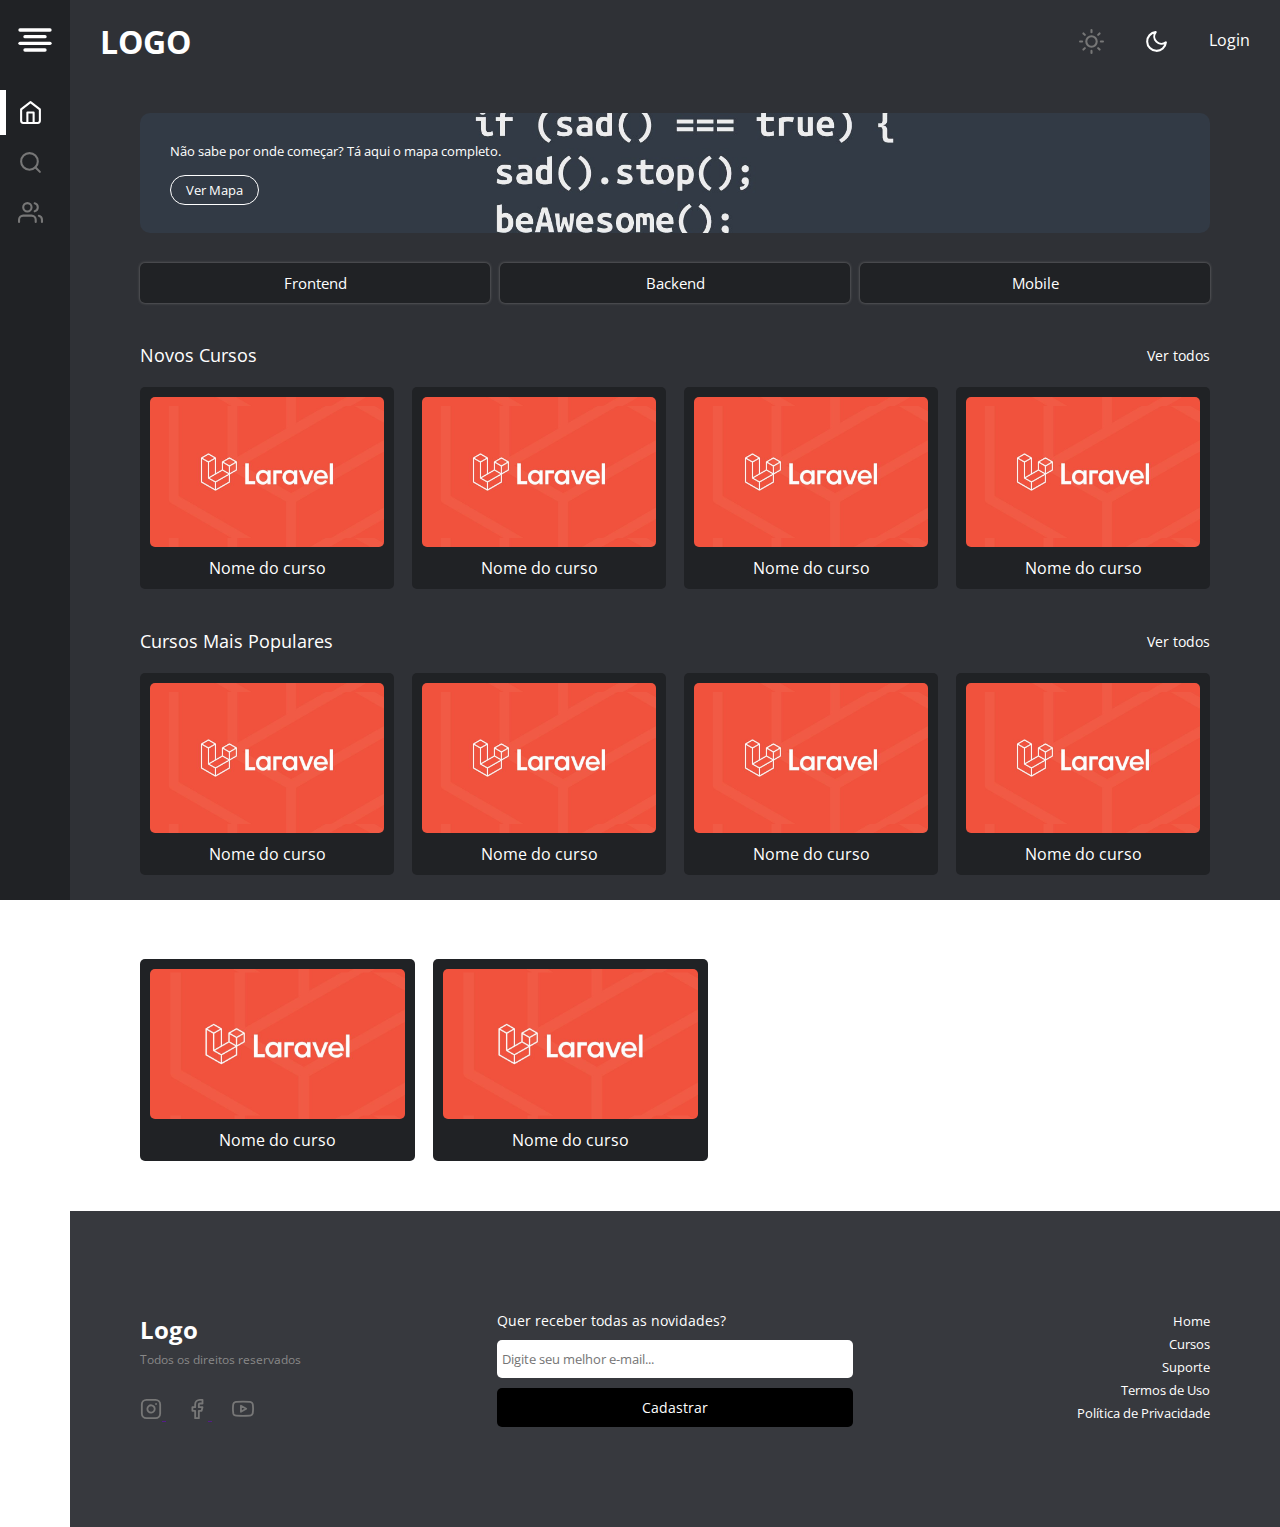
<file: index.html>
<html lang="PT-BR">
<head>
    <meta charset="UTF-8">
    <meta name="viewport" content="width=device-width, initial-scale=1.0">    
    <title>Portal</title>
    <link rel="stylesheet" href="assets/css/style.css">
    <link href="https://fonts.googleapis.com/css?family=Open+Sans:400,600,700,800&display=swap" rel="stylesheet">
</head>
<body>
    <aside>
        <div class="aside-buttom">
            <svg class="icons">
                <use xlink:href="assets/images/icons/feather-sprite.svg#align-center"/>
            </svg>
        </div>
        <div class="menu">
            <nav>
                <ul>
                    <li class="active"><a href="index.html">
                        <svg class="icons">
                            <use xlink:href="assets/images/icons/feather-sprite.svg#home"/>
                        </svg>
                        Home</a>
                    </li>
                    <li><a href="">
                        <svg class="icons">
                            <use xlink:href="assets/images/icons/feather-sprite.svg#search"/>
                        </svg>
                        Explorar</a>
                    </li>
                    <li><a href="">
                        <svg class="icons">
                            <use xlink:href="assets/images/icons/feather-sprite.svg#users"/>
                        </svg>
                        Suporte</a>
                    </li>
                </ul>
            </nav>
        </div>
    </aside>
    <section class="conteudo">
        <header>
            <div class="logo">
                <h1>LOGO</h1>
            </div>
            <div class="options">
                <div class="option-light">
                    <svg class="icons size">
                        <use xlink:href="assets/images/icons/feather-sprite.svg#sun"/>
                    </svg>
                </div>
                <div class="option-dark selected">
                    <svg class="icons size">
                        <use xlink:href="assets/images/icons/feather-sprite.svg#moon"/>
                    </svg>
                </div>
                <div class="option-button"><a href="assets/html/login.html">Login</a></div>
            </div>
        </header>
        <main>
            <section class="container">
                <section>
                    <div class="section-map">
                        <div class="section-map--info">
                            <p>Não sabe por onde começar? Tá aqui o mapa completo.</p>
                            <button>Ver Mapa</button>
                        </div>
                    </div>
                </section>
                <section>
                    <div class="section-categories">
                        <div>Frontend</div>
                        <div>Backend</div>
                        <div>Mobile</div>
                    </div>
                </section>
                <section>
                    <div class="section-course">
                        <div class="section-course--title">
                            <h2>Novos Cursos</h2>
                            <a href="">Ver todos</a>
                        </div>
                        <div class="section-course-area">
                            <div class="section-course--cursos">
                                <div class="section-course--thumb"></div>
                                <p>Nome do curso</p>
                            </div>
                            <div class="section-course--cursos">
                                <div class="section-course--thumb"></div>
                                <p>Nome do curso</p>
                            </div>
                            <div class="section-course--cursos">
                                <div class="section-course--thumb"></div>
                                <p>Nome do curso</p>
                            </div>
                            <div class="section-course--cursos">
                                <div class="section-course--thumb"></div>
                                <p>Nome do curso</p>
                            </div>
                        </div>
                    </div>
                </section>
                <section>
                    <div class="section-course">
                        <div class="section-course--title">
                            <h2>Cursos Mais Populares</h2>
                            <a href="">Ver todos</a>
                        </div>
                        <div class="section-course-area">
                            <div class="section-course--cursos">
                                <div class="section-course--thumb"></div>
                                <p>Nome do curso</p>
                            </div>
                            <div class="section-course--cursos">
                                <div class="section-course--thumb"></div>
                                <p>Nome do curso</p>
                            </div>
                            <div class="section-course--cursos">
                                <div class="section-course--thumb"></div>
                                <p>Nome do curso</p>
                            </div>
                            <div class="section-course--cursos">
                                <div class="section-course--thumb"></div>
                                <p>Nome do curso</p>
                            </div>
                        </div>
                    </div>
                </section>
                <section>
                    <div class="section-course">
                        <div class="section-course--title">
                            <h2>Cursos Grátis</h2>
                            <a href="">Ver todos</a>
                        </div>
                        <div class="section-course-area">
                            <div class="section-course--cursos ">
                                <div class="section-course--thumb"></div>
                                <p>Nome do curso</p>
                            </div>
                            <div class="section-course--cursos">
                                <div class="section-course--thumb"></div>
                                <p>Nome do curso</p>
                            </div>
                        </div>
                    </div>
                </section>
            </section>
        </main>
        <footer>
            <div class="container">
                <div class="section-footer">
                    <div class="section-footer--social">
                        <h2>Logo</h2>
                        <p>Todos os direitos reservados</p>
                        <div class="section-footer--social-icons">
                            <a href="">
                                <svg class="icons size">
                                    <use xlink:href="assets/images/icons/feather-sprite.svg#instagram"/>
                                </svg>
                            </a>
                            <a href="">
                                <svg class="icons size">
                                    <use xlink:href="assets/images/icons/feather-sprite.svg#facebook"/>
                                </svg>
                            </a>
                            <a href="">
                                <svg class="icons size">
                                    <use xlink:href="assets/images/icons/feather-sprite.svg#youtube"/>
                                </svg>
                            </a>
                        </div>
                    </div>
                    <div class="section-footer--register">
                        <p>Quer receber todas as novidades?</p>
                        <input type="text" placeholder="Digite seu melhor e-mail...">
                        <button>Cadastrar</button>
                    </div>
                    <div class="section-footer--menu">
                        <ul>
                            <li><a href="">Home</a></li>
                            <li><a href="">Cursos</a></li>
                            <li><a href="">Suporte</a></li>
                            <li><a href="">Termos de Uso</a></li>
                            <li><a href="">Política de Privacidade</a></li>
                        </ul>
                    </div>
                </div>
            </div>
        </footer>
    </section>
    <script src="assets/js/script.js"></script>
</body>
</html
</file>
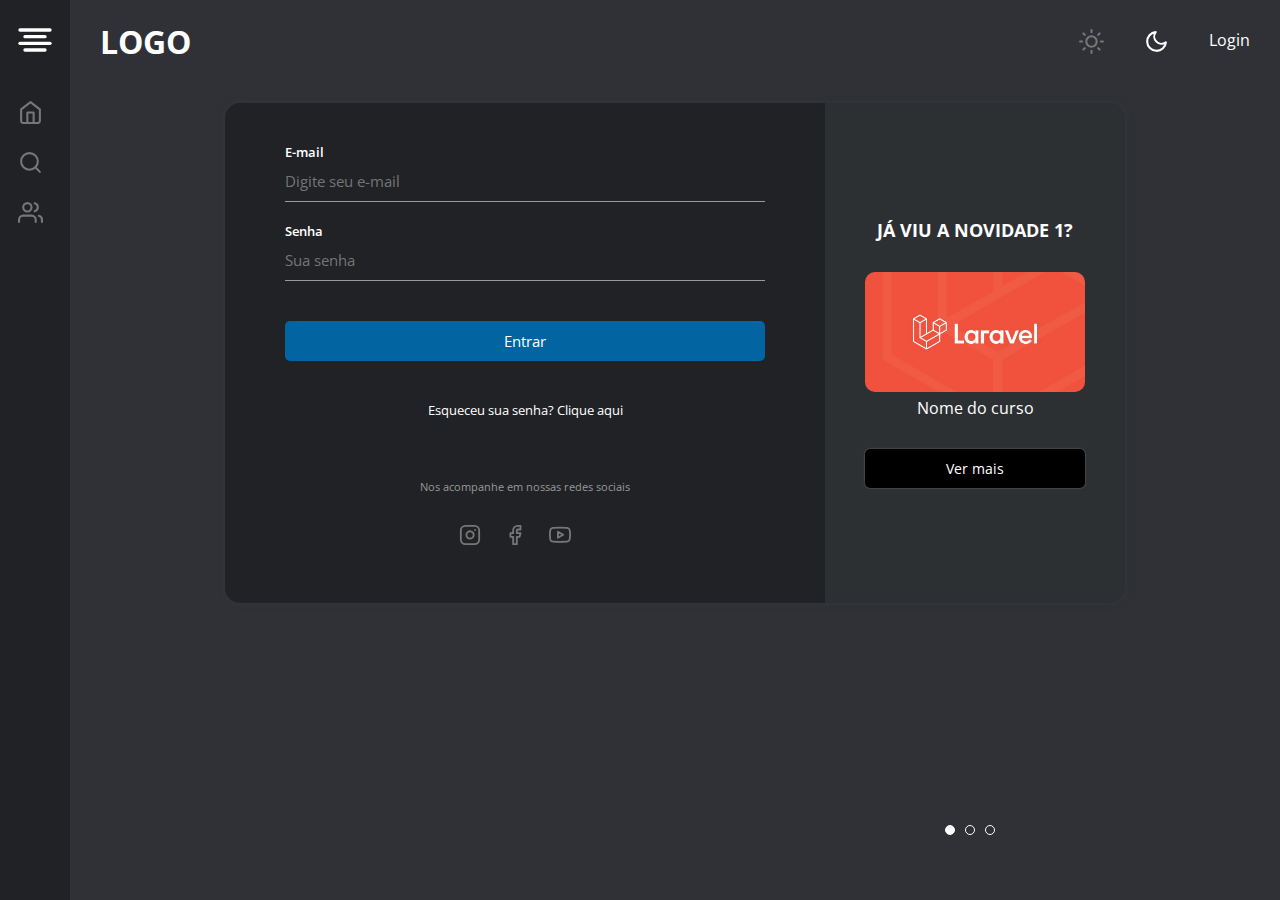
<file: assests/html/login.html>
<html lang="PT-BR">
<head>
    <meta charset="UTF-8">
    <meta name="viewport" content="width=device-width, initial-scale=1.0">    
    <title>Portal</title>
    <link rel="stylesheet" href="../css/style.css">
    <link href="https://fonts.googleapis.com/css?family=Open+Sans:400,600,700,800&display=swap" rel="stylesheet">
</head>
<body>
    <aside>
        <div class="aside-buttom">
            <svg class="icons">
                <use xlink:href="../images/icons/feather-sprite.svg#align-center"/>
            </svg>
        </div>
        <div class="menu">
            <nav>
                <ul>
                    <li><a href="../../index.html">
                        <svg class="icons">
                            <use xlink:href="../images/icons/feather-sprite.svg#home"/>
                        </svg>
                        Home</a>
                    </li>
                    <li><a href="">
                        <svg class="icons">
                            <use xlink:href="../images/icons/feather-sprite.svg#search"/>
                        </svg>
                        Explorar</a>
                    </li>
                    <li><a href="">
                        <svg class="icons">
                            <use xlink:href="../images/icons/feather-sprite.svg#users"/>
                        </svg>
                        Suporte</a>
                    </li>
                </ul>
            </nav>
        </div>
    </aside>
    <section class="conteudo">
        <header>
            <div class="logo">
                <h1>LOGO</h1>
            </div>
            <div class="options">
                <div class="option-light">
                    <svg class="icons size">
                        <use xlink:href="../images/icons/feather-sprite.svg#sun"/>
                    </svg>
                </div>
                <div class="option-dark selected">
                    <svg class="icons size">
                        <use xlink:href="../images/icons/feather-sprite.svg#moon"/>
                    </svg>
                </div>
                <div class="option-button">Login</div>
            </div>
        </header>
        <main>
            <section class="container">
                <section>
                    <div class="section-login">
                        <div class="section-signin">
                            <form action="">
                                <label for="">
                                    E-mail
                                    <input type="email" placeholder="Digite seu e-mail">
                                </label>
                                <label for="">
                                    Senha
                                    <input type="password" placeholder="Sua senha">
                                </label>
                                <button>Entrar</button>
                            </form>
                            <a href="">Esqueceu sua senha? Clique aqui</a>
                            <p>Nos acompanhe em nossas redes sociais</p>
                            <div class="section-footer--social">
                                <div class="section-footer--social-icons">
                                    <a href="">
                                        <svg class="icons size">
                                            <use xlink:href="../images/icons/feather-sprite.svg#instagram"/>
                                        </svg>
                                    </a>
                                    <a href="">
                                        <svg class="icons size">
                                            <use xlink:href="../images/icons/feather-sprite.svg#facebook"/>
                                        </svg>
                                    </a>
                                    <a href="">
                                        <svg class="icons size">
                                            <use xlink:href="../images/icons/feather-sprite.svg#youtube"/>
                                        </svg>
                                    </a>
                                </div>
                            </div>
                        </div>
                        <div class="section-slide">
                            <div class="slideshow" id="slideshow">
                                <div class="slideshowarea">
                                    <div class="slide">
                                        <h2>Já viu a novidade 1?</h2>
                                        <div class="slide-img"></div>
                                        <p>Nome do curso</p>
                                        <button>Ver mais</button>
                                    </div>
                                    <div class="slide">
                                        <h2>Já viu a novidade 2?</h2>
                                        <div class="slide-img"></div>
                                        <p>Nome do curso</p>
                                        <button>Ver mais</button>
                                    </div>
                                    <div class="slide">
                                        <h2>Já viu a novidade 3?</h2>
                                        <div class="slide-img"></div>
                                        <p>Nome do curso</p>
                                        <button>Ver mais</button>
                                    </div>
                                </div>
                            </div>
                            <div class="slide-indicators">
                                <div class="indicator ativo" onclick="mudarSlide(0)"></div>
                                <div class="indicator" onclick="mudarSlide(1)"></div>
                                <div class="indicator" onclick="mudarSlide(2)"></div>
                            </div>
                        </div>
                    </div>
                </section>
            </section>
        </main>
    </section>
    <script src="../js/script.js"></script>
</body>
</html>
</file>
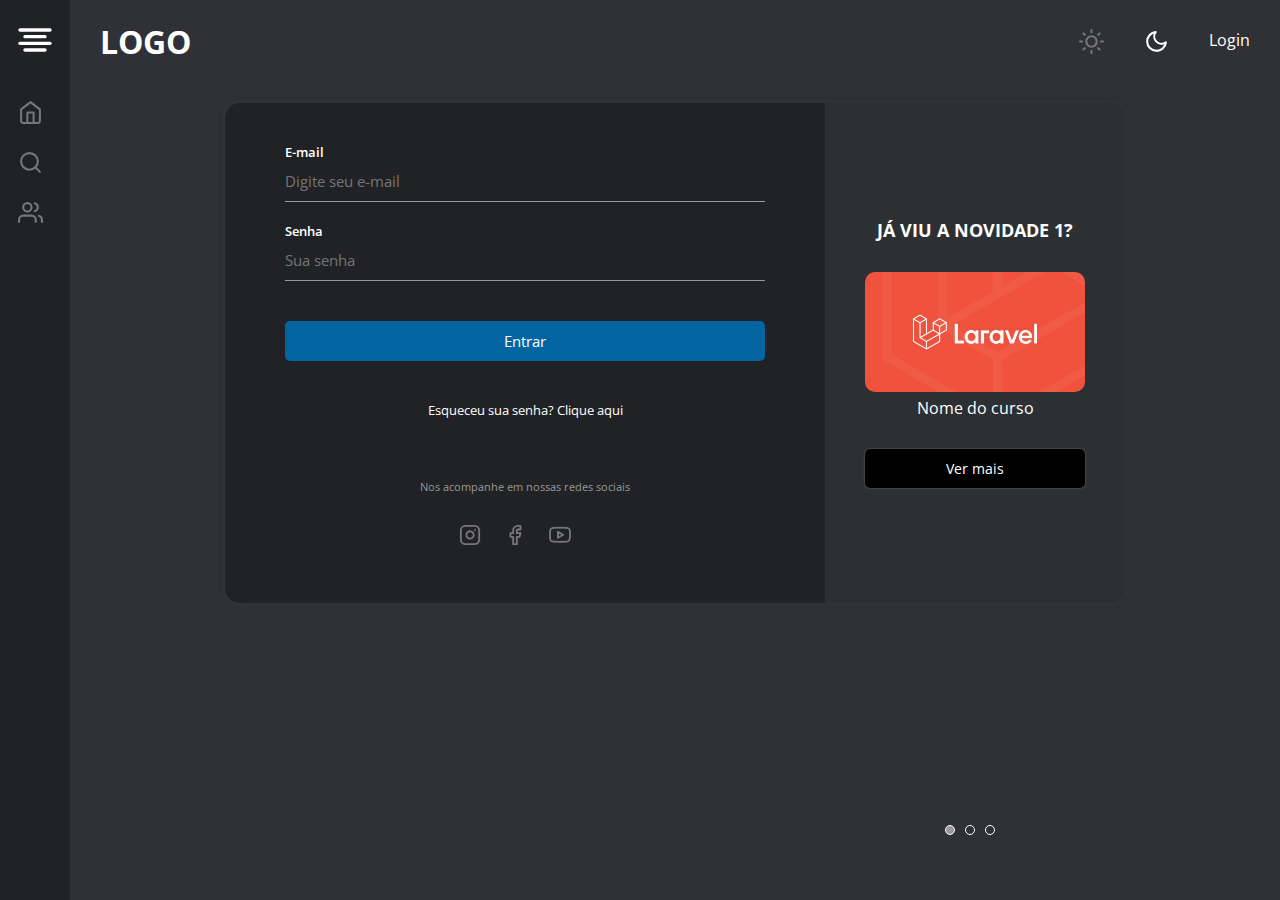
<file: assets/html/login.html>
<html lang="PT-BR">
<head>
    <meta charset="UTF-8">
    <meta name="viewport" content="width=device-width, initial-scale=1.0">    
    <title>Portal</title>
    <link rel="stylesheet" href="../css/style.css">
    <link href="https://fonts.googleapis.com/css?family=Open+Sans:400,600,700,800&display=swap" rel="stylesheet">
</head>
<body>
    <aside>
        <div class="aside-buttom">
            <svg class="icons">
                <use xlink:href="../images/icons/feather-sprite.svg#align-center"/>
            </svg>
        </div>
        <div class="menu">
            <nav>
                <ul>
                    <li><a href="../../index.html">
                        <svg class="icons">
                            <use xlink:href="../images/icons/feather-sprite.svg#home"/>
                        </svg>
                        Home</a>
                    </li>
                    <li><a href="">
                        <svg class="icons">
                            <use xlink:href="../images/icons/feather-sprite.svg#search"/>
                        </svg>
                        Explorar</a>
                    </li>
                    <li><a href="">
                        <svg class="icons">
                            <use xlink:href="../images/icons/feather-sprite.svg#users"/>
                        </svg>
                        Suporte</a>
                    </li>
                </ul>
            </nav>
        </div>
    </aside>
    <section class="conteudo">
        <header>
            <div class="logo">
                <h1>LOGO</h1>
            </div>
            <div class="options">
                <div class="option-light">
                    <svg class="icons size">
                        <use xlink:href="../images/icons/feather-sprite.svg#sun"/>
                    </svg>
                </div>
                <div class="option-dark selected">
                    <svg class="icons size">
                        <use xlink:href="../images/icons/feather-sprite.svg#moon"/>
                    </svg>
                </div>
                <div class="option-button">Login</div>
            </div>
        </header>
        <main>
            <section class="container">
                <section>
                    <div class="section-login">
                        <div class="section-signin">
                            <form action="">
                                <label for="">
                                    E-mail
                                    <input type="email" placeholder="Digite seu e-mail">
                                </label>
                                <label for="">
                                    Senha
                                    <input type="password" placeholder="Sua senha">
                                </label>
                                <button>Entrar</button>
                            </form>
                            <a href="">Esqueceu sua senha? Clique aqui</a>
                            <p>Nos acompanhe em nossas redes sociais</p>
                            <div class="section-footer--social">
                                <div class="section-footer--social-icons">
                                    <a href="">
                                        <svg class="icons size">
                                            <use xlink:href="../images/icons/feather-sprite.svg#instagram"/>
                                        </svg>
                                    </a>
                                    <a href="">
                                        <svg class="icons size">
                                            <use xlink:href="../images/icons/feather-sprite.svg#facebook"/>
                                        </svg>
                                    </a>
                                    <a href="">
                                        <svg class="icons size">
                                            <use xlink:href="../images/icons/feather-sprite.svg#youtube"/>
                                        </svg>
                                    </a>
                                </div>
                            </div>
                        </div>
                        <div class="section-slide">
                            <div class="slideshow">
                                <div class="slideshowarea">
                                    <div class="slide">
                                        <h2>Já viu a novidade 1?</h2>
                                        <div class="slide-img"></div>
                                        <p>Nome do curso</p>
                                        <button>Ver mais</button>
                                    </div>
                                    <div class="slide">
                                        <h2>Já viu a novidade 2?</h2>
                                        <div class="slide-img"></div>
                                        <p>Nome do curso</p>
                                        <button>Ver mais</button>
                                    </div>
                                    <div class="slide">
                                        <h2>Já viu a novidade 3?</h2>
                                        <div class="slide-img"></div>
                                        <p>Nome do curso</p>
                                        <button>Ver mais</button>
                                    </div>
                                </div>
                            </div>
                            <div class="slide-indicators">
                                <div class="indicator ativo" onclick="mudarSlide(0)"></div>
                                <div class="indicator" onclick="mudarSlide(1)"></div>
                                <div class="indicator" onclick="mudarSlide(2)"></div>
                            </div>
                        </div>
                    </div>
                </section>
            </section>
        </main>
    </section>
    <script src="../js/script.js"></script>
</body>
</html>
</file>
<file: assets/css/style.css>
*{
    box-sizing: border-box;
    padding: 0;
    margin: 0;
    font-family: 'Open Sans', sans-serif;
}
body{
    display: flex;
}
aside{
    top: 0;
    left: 0;
    display: flex;
    flex-direction: column;
    align-items: center;
    min-height: 100vh;
    background-color: #202225;
    color: #FFF;
    transition: all ease .4s;
}
.icons {
    width: 40px;
    height: 40px;
    stroke: currentColor;
    stroke-width: 2;
    stroke-linecap: round;
    stroke-linejoin: round;
    fill: none;
}
.size {
    height: 25px;
    width: 25px;
    stroke: #777;
}
.conteudo{
    flex: 1;
    color: #FFF;
    background-color:#2F3136;
    transition: all ease .4s;
    stroke: #FFF;
}
.aside-buttom{
    display: inline-flex;
    justify-content: center;
    width: 100%;
    margin-bottom: 20px;
    padding: 10px;
    cursor: pointer;
    stroke: inherit;
    margin-top: 10px;
}
.aside-buttom svg{
    stroke: #FFF;
}
.menu{
    display: flex;
    width: 70px;
    color: #777;
    overflow: hidden;
    transition: all ease .3s;
}
.menu ul{
    display: flex;
    flex-direction: column;
    list-style: none;
    width: 100vw;
}
.menu li{
    display: flex;
    justify-content: flex-start;
    align-items: center;
    width: inherit;
    margin-bottom: 5px;
    padding: 10px 12px;
    border-left: 6px solid #202225 ;   
    cursor: pointer;
}
.menu li a{
    display: inline-flex;
    align-items: center;
    width: 100%;
    color: inherit;
    text-decoration: none;
}
.menu li.active{
    border-left: 6px solid #FFF;
    color: #FFF;
}
.menu li.active svg{
    stroke: #FFF;
}
.menu li.active:hover{
    background-color: #2F3136;
    border-left: 6px solid #FFF;
}
.menu li:hover{
    border-left: 6px solid #777; 
    background-color: #2F3136;  
}
.menu li svg{
    stroke: #777;
    height: 25px;
    width: 25px;
    margin-right: 27px;
}

header{
    display: flex;
    justify-content: space-between;
    align-items: center;
    width: 100%;
    padding: 20px 30px;
}
header .options{
    display: inline-flex;
}
header .options a{
    text-decoration: none;
    color: inherit;
}
header .options div{
    margin-left: 40px;
    cursor: pointer;
}
header svg{
    transition: all ease .4s;
}
header .option-light svg:hover,
header .option-dark svg:hover{
    stroke: inherit;
}
.selected svg{
    stroke: inherit;
}
main{
    flex: 1;
    display: flex;
    flex-direction: column;
    align-items: center;
}
.container{
    width: 100%;
    padding: 0px 70px;
}
.section-map{
    width: 100%;
    height: 120px;
    background-image: url('../images/423148.jpg');
    background-position: center;
    background-size: cover;
    background-repeat: no-repeat;
    display: inline-flex;
    flex-direction: column;
    justify-content: center;
    margin-top: 30px;
    border-radius: 10px;
    padding: 0px 30px;
    color: #FFF;
}
.section-map--info p{
    font-size: 13px;
}
.section-map--info button{
    padding: 5px 15px;
    margin-top: 15px;
    border: 1px solid #FFF;
    background-color: inherit;
    border-radius: 20px;
    color: #FFF;
    cursor: pointer;
}
.section-categories{
    display: flex;
    justify-content: space-between;
    align-items: center;
    width: 100%;
    margin-top: 30px;
}
.section-categories div{
    flex: 1;
    font-size: 15px;
    text-align: center;
    padding: 10px 0px;
    border-radius: 5px;
    background-color: #202225;
    box-shadow: 0px 0px 3px #777;
    cursor: pointer;
    transition: all ease .4s;
}
.section-categories div:hover{
    background-color: #000;
}
.section-categories div:nth-child(2){
    margin: 0px 10px;
}
.section-course{
    width: 100%;
    display: flex;
    flex-direction: column;
    align-items: center;
    margin-top: 40px;
}
.section-course--title{
    display: inline-flex;
    justify-content: space-between;
    align-items: center;
    width: 100%;
}
.section-course--title h2{
    font-size: 18px;
    font-weight: normal;
}
.section-course--title a{
    font-size: 14px;
    color: inherit;
    text-decoration: none;
}
.section-course--title a:hover{
    text-decoration: underline;
}
.section-course-area{
    width: 100%;
    display: flex;
    margin-top: 20px;
}
.section-course--cursos{
    flex: 1;
    max-width: 275px;
    display: flex;
    flex-direction: column;
    align-items: center;
    margin-left: 18px;
    padding: 10px;
    border-radius: 5px;
    background-color: #202225;
    transition: all ease .4s;
    cursor: pointer;
}
.section-course--cursos:first-child{
    margin-left: 0px;
}
.section-course--cursos:hover{
    background-color: #000;
    box-shadow: inset 0 0 0px 3px #444;
}
.section-course--thumb{
    background-image: url(../images/curso.jpg);
    background-position: center;
    background-size: contain;
    width: 100%;
    height: 150px;
    padding: 0px 10px;
    border-radius: 5px;
    transition: transform .5s;
}
.section-course--thumb:hover{
   transform: scale(.9);
}
.section-course--cursos p{
    padding-top: 10px;
}
footer{
    background-color: #37393E;
}
.section-footer{
    width: 100%;
    display: flex;
    justify-content: space-between;
    align-items: center;
    margin-top: 50px;
    padding: 100px 0px;
}
.section-footer--social,
.section-footer--register,
.section-footer--menu{
    flex: 1;
    display: flex;
    flex-direction: column;
}
.section-footer--social p{
    color: #888;
    font-size: 12px;
    margin-top: 5px;
}
.section-footer--social-icons{
    color: #888;
    margin-top: 30px;
}
.section-footer--social-icons a{
    margin-right: 20px;
}
.section-footer--social svg{
    width: 22px;
    height: 22px;
}
.section-footer--register p{
    font-size: 14px;
}
.section-footer--register input{
    margin: 10px 0px;
    padding: 10px 5px;
    border-radius: 5px;
    border: 0;
    outline: none;
}
.section-footer--register button{
    padding: 10px;
    font-size: 14px;
    background-color: #000;
    color: #FFF;
    border: 0;
    border-radius: 5px;
    cursor: pointer;
}
.section-footer--register button:hover{
    background-color: #111;
}
.section-footer--menu{
    align-items: flex-end;
}
.section-footer--menu ul,
.section-footer--menu li{
    display: flex;
    flex-direction: column;
    list-style: none;
    text-align: right;
    font-size: 13px;
}
.section-footer--menu li{
    margin-bottom: 5px;
}
.section-footer--menu a{
    color: inherit;
    text-decoration: none;
}



/* TELA DE LOGIN */
.section-login{
    display: flex;
    justify-content: center;
    align-items: center;
    max-width: 900px;
    height: 500px;
    margin: 20px auto;
    box-shadow: 0 0 4px 2px #33353B;
    border-radius: 15px;
    transition: inherit;
}
.section-signin{
    flex: 1;
    display: flex;
    flex-direction: column;
    align-items: center;
    height: 100%;
    padding: 40px 60px;
    background-color: #202225;
    border-radius: 15px 0px 0px 15px;
}
.section-signin form, 
.section-signin label{
    display: flex;
    flex-direction: column;
    width: 100%;
}
.section-signin label{
    font-size: 13px;
    font-weight: 600;
}
.section-signin label input{
    background-color: inherit;
    outline: none;
    border: 0;
    border-bottom: 1px solid #999999;
    padding: 10px 0px;
    font-size: 15px;
    margin-bottom: 20px;
    color: inherit;
}
.section-signin button{
    margin-top: 20px;
    padding: 10px 0px;
    font-size: 15px;
    background-color: #0265A2;
    border: 0;
    border-radius: 5px;
    color: #FFFFFF;
    cursor: pointer;
    transition: all .5s;
}
.section-signin button:hover{
    background-color: #005082;
}
.section-signin a{
    text-decoration: none;
    color: inherit;
    font-size: 13px;
    margin-top: 40px;
}
.section-signin p{
    margin-top: 60px;
    font-size: 11px;
    color: #999999;
}
.section-slide{
    display: flex;
    justify-content: center;
    align-items: center;
    height: 500px;
    width: 300px;
    background-color: #2D3033;
    border-radius: 0px 15px 15px 0px;
    overflow: hidden;
}
.slideshow{
    height: 500px;
    overflow: hidden;
}
.slideshowarea{
    height: 500px;
    width: 1000px;
    display: flex;
    align-items: center;
    transition: all .5s;
}
.slide{
    width: 300px;
    height: 500px;
    padding: 0px 40px;
    display: flex;
    flex-direction: column;
    justify-content: center;
    align-items: center;
    color: inherit;
}
.slide h2{
    text-transform: uppercase;
    font-size: 18px;
}
.slide-img{
    width: 220px;
    height: 120px;
    background-image: url(../images/curso.jpg);
    background-position: center;
    background-size: cover;
    border-radius: 10px;
    margin: 30px 0px 5px 0px;
}
.slide button {
    margin-top: 30px;
    width: 100%;
    padding: 10px 0px;
    border-radius: 5px;
    font-size: 14px;
    background-color: #000;
    box-shadow: 0px 0px 2px #777;
    cursor: pointer;
    border: 0;
    outline: none;
    color: inherit;
}
.slide button:hover{
    background-color: #111111;
}
.slide-indicators{
    display: flex;
    justify-content: center;
    align-items: center;
    position: absolute;
    width: 200px;
    height: 40px;
    bottom: 50px;
}
.indicator{
    width: 10px;
    height: 10px;
    margin-right: 10px;
    border-radius: 5px;
    border: 1px solid;
    cursor: pointer;
    transition: all .5s;
}
.indicator.ativo{
    background-color: #999999;
}


/* LIGHT MODE */
.aside-color{
    background-color: #FFF;
}
.aside-color svg{
    stroke: #0C3168;
}
.conteudo-color{
    background-color: #EEE;
    color: #000;
    stroke: #000;
}
.section-categories-color div{
    background-color: #FFF;
}
.section-categories-color div:hover{
    background-color: #EEE;
}
.menu-color li{
    border-left: 6px solid #FFF;
}
.menu-color li:hover{
    background-color: #EEE;
}
.menu-color li.active{
    border-left: 6px solid #0C3168;
    color: #0C3168;
}
.menu-color li.active:hover{
    border-left: 6px solid #0C3168;
    background-color: #EEE;
}
.menu-color li.active svg{
    stroke: #0C3168;
}
.section-course--color{
    background-color: #FFF;
}
.section-course--color:hover{
    box-shadow: inset 0 0 0px 3px #ccc;
    background-color: #EEE;
}
.footer-color{
    background-color: #DDDDDD;
}
.login-color{
    box-shadow: 0 0 4px 2px #cacaca;
}
.signin-color{
    background-color: #FFFFFF;
}
.slide-color{
    background-color: #EEEEEE;
}
.slide-color button{
    background-color: #FFFFFF;
}
.slide-color button:hover{
    background-color: #efefef;
}
</file>
<file: assests/css/style.css>
*{
    box-sizing: border-box;
    padding: 0;
    margin: 0;
    font-family: 'Open Sans', sans-serif;
}
body{
    display: flex;
}
aside{
    top: 0;
    left: 0;
    display: flex;
    flex-direction: column;
    align-items: center;
    min-height: 100vh;
    background-color: #202225;
    color: #FFF;
    transition: all ease .4s;
}
.icons {
    width: 40px;
    height: 40px;
    stroke: currentColor;
    stroke-width: 2;
    stroke-linecap: round;
    stroke-linejoin: round;
    fill: none;
}
.size {
    height: 25px;
    width: 25px;
    stroke: #777;
}
.conteudo{
    flex: 1;
    color: #FFF;
    background-color:#2F3136;
    transition: all ease .4s;
    stroke: #FFF;
}
.aside-buttom{
    display: inline-flex;
    justify-content: center;
    width: 100%;
    margin-bottom: 20px;
    padding: 10px;
    cursor: pointer;
    stroke: inherit;
    margin-top: 10px;
}
.aside-buttom svg{
    stroke: #FFF;
}
.menu{
    display: flex;
    width: 70px;
    color: #777;
    overflow: hidden;
    transition: all ease .3s;
}
.menu ul{
    display: flex;
    flex-direction: column;
    list-style: none;
    width: 100vw;
}
.menu li{
    display: flex;
    justify-content: flex-start;
    align-items: center;
    width: inherit;
    margin-bottom: 5px;
    padding: 10px 12px;
    border-left: 6px solid #202225 ;   
    cursor: pointer;
}
.menu li a{
    display: inline-flex;
    align-items: center;
    width: 100%;
    color: inherit;
    text-decoration: none;
}
.menu li.active{
    border-left: 6px solid #FFF;
    color: #FFF;
}
.menu li.active svg{
    stroke: #FFF;
}
.menu li.active:hover{
    background-color: #2F3136;
    border-left: 6px solid #FFF;
}
.menu li:hover{
    border-left: 6px solid #777; 
    background-color: #2F3136;  
}
.menu li svg{
    stroke: #777;
    height: 25px;
    width: 25px;
    margin-right: 27px;
}

header{
    display: flex;
    justify-content: space-between;
    align-items: center;
    width: 100%;
    padding: 20px 30px;
}
header .options{
    display: inline-flex;
}
header .options a{
    text-decoration: none;
    color: inherit;
}
header .options div{
    margin-left: 40px;
    cursor: pointer;
}
header svg{
    transition: all ease .4s;
}
header .option-light svg:hover,
header .option-dark svg:hover{
    stroke: inherit;
}
.selected svg{
    stroke: inherit;
}
main{
    flex: 1;
    display: flex;
    flex-direction: column;
    align-items: center;
}
.container{
    width: 100%;
    padding: 0px 70px;
}
.section-map{
    width: 100%;
    height: 120px;
    background-image: url('../images/423148.jpg');
    background-position: center;
    background-size: cover;
    background-repeat: no-repeat;
    display: inline-flex;
    flex-direction: column;
    justify-content: center;
    margin-top: 30px;
    border-radius: 10px;
    padding: 0px 30px;
    color: #FFF;
}
.section-map--info p{
    font-size: 13px;
}
.section-map--info button{
    padding: 5px 15px;
    margin-top: 15px;
    border: 1px solid #FFF;
    background-color: inherit;
    border-radius: 20px;
    color: #FFF;
    cursor: pointer;
}
.section-categories{
    display: flex;
    justify-content: space-between;
    align-items: center;
    width: 100%;
    margin-top: 30px;
}
.section-categories div{
    flex: 1;
    font-size: 15px;
    text-align: center;
    padding: 10px 0px;
    border-radius: 5px;
    background-color: #202225;
    box-shadow: 0px 0px 3px #777;
    cursor: pointer;
    transition: all ease .4s;
}
.section-categories div:hover{
    background-color: #000;
}
.section-categories div:nth-child(2){
    margin: 0px 10px;
}
.section-course{
    width: 100%;
    display: flex;
    flex-direction: column;
    align-items: center;
    margin-top: 40px;
}
.section-course--title{
    display: inline-flex;
    justify-content: space-between;
    align-items: center;
    width: 100%;
}
.section-course--title h2{
    font-size: 18px;
    font-weight: normal;
}
.section-course--title a{
    font-size: 14px;
    color: inherit;
    text-decoration: none;
}
.section-course--title a:hover{
    text-decoration: underline;
}
.section-course-area{
    width: 100%;
    display: flex;
    margin-top: 20px;
}
.section-course--cursos{
    flex: 1;
    max-width: 275px;
    display: flex;
    flex-direction: column;
    align-items: center;
    margin-left: 18px;
    padding: 10px;
    border-radius: 5px;
    background-color: #202225;
    transition: all ease .4s;
    cursor: pointer;
}
.section-course--cursos:first-child{
    margin-left: 0px;
}
.section-course--cursos:hover{
    background-color: #000;
    box-shadow: inset 0 0 0px 3px #444;
}
.section-course--thumb{
    background-image: url(../images/curso.jpg);
    background-position: center;
    background-size: contain;
    width: 100%;
    height: 150px;
    padding: 0px 10px;
    border-radius: 5px;
}
.section-course--thumb:hover{
    background-size: cover;   
}
.section-course--cursos p{
    padding-top: 10px;
}
footer{
    background-color: #37393E;
}
.section-footer{
    width: 100%;
    display: flex;
    justify-content: space-between;
    align-items: center;
    margin-top: 50px;
    padding: 100px 0px;
}
.section-footer--social,
.section-footer--register,
.section-footer--menu{
    flex: 1;
    display: flex;
    flex-direction: column;
}
.section-footer--social p{
    color: #888;
    font-size: 12px;
    margin-top: 5px;
}
.section-footer--social-icons{
    color: #888;
    margin-top: 30px;
}
.section-footer--social-icons a{
    margin-right: 20px;
}
.section-footer--social svg{
    width: 22px;
    height: 22px;
}
.section-footer--register p{
    font-size: 14px;
}
.section-footer--register input{
    margin: 10px 0px;
    padding: 10px 5px;
    border-radius: 5px;
    border: 0;
    outline: none;
}
.section-footer--register button{
    padding: 10px;
    font-size: 14px;
    background-color: #000;
    color: #FFF;
    border: 0;
    border-radius: 5px;
    cursor: pointer;
}
.section-footer--register button:hover{
    background-color: #111;
}
.section-footer--menu{
    align-items: flex-end;
}
.section-footer--menu ul,
.section-footer--menu li{
    display: flex;
    flex-direction: column;
    list-style: none;
    text-align: right;
    font-size: 13px;
}
.section-footer--menu li{
    margin-bottom: 5px;
}
.section-footer--menu a{
    color: inherit;
    text-decoration: none;
}



/* TELA DE LOGIN */
.section-login{
    display: flex;
    justify-content: center;
    align-items: center;
    max-width: 900px;
    height: 500px;
    margin: 20px auto;
    box-shadow: 0 0 4px 2px #33353B;
    border-radius: 15px;
    transition: inherit;
}
.section-signin{
    flex: 1;
    display: flex;
    flex-direction: column;
    align-items: center;
    height: 100%;
    padding: 40px 60px;
    background-color: #202225;
    border-radius: 15px 0px 0px 15px;
}
.section-signin form, 
.section-signin label{
    display: flex;
    flex-direction: column;
    width: 100%;
}
.section-signin label{
    font-size: 13px;
    font-weight: 600;
}
.section-signin label input{
    background-color: inherit;
    outline: none;
    border: 0;
    border-bottom: 1px solid #999999;
    padding: 10px 0px;
    font-size: 15px;
    margin-bottom: 20px;
    color: inherit;
}
.section-signin button{
    margin-top: 20px;
    padding: 10px 0px;
    font-size: 15px;
    background-color: #0265A2;
    border: 0;
    border-radius: 5px;
    color: #FFFFFF;

}
.section-signin a{
    text-decoration: none;
    color: inherit;
    font-size: 13px;
    margin-top: 40px;
}
.section-signin p{
    margin-top: 60px;
    font-size: 11px;
    color: #999999;
}
.section-slide{
    display: flex;
    justify-content: center;
    align-items: center;
    height: 500px;
    width: 300px;
    background-color: #2D3033;
    border-radius: 0px 15px 15px 0px;
    overflow: hidden;
}
.slideshow{
    height: 500px;
    overflow: hidden;
}
.slideshowarea{
    height: 500px;
    width: 1000px;
    display: flex;
    align-items: center;
    transition: all .7s;
}
.slide{
    width: 300px;
    height: 500px;
    padding: 0px 40px;
    display: flex;
    flex-direction: column;
    justify-content: center;
    align-items: center;
}
.slide h2{
    text-transform: uppercase;
    font-size: 18px;
}
.slide-img{
    width: 220px;
    height: 120px;
    background-image: url(../images/curso.jpg);
    background-position: center;
    background-size: cover;
    border-radius: 10px;
    margin: 30px 0px 5px 0px;
}
.slide button {
    margin-top: 30px;
    width: 100%;
    padding: 10px 0px;
    border-radius: 5px;
    font-size: 14px;
    background-color: #000;
    box-shadow: 0px 0px 2px #777;
    cursor: pointer;
    border: 0;
    outline: none;
    color: inherit;
}
.slide button:hover{
    background-color: #111111;
}
.slide-indicators{
    display: flex;
    justify-content: center;
    align-items: center;
    position: absolute;
    width: 200px;
    height: 40px;
    bottom: 50px;
}
.indicator{
    width: 10px;
    height: 10px;
    margin-right: 10px;
    border-radius: 5px;
    border: 1px solid #FFF;
    cursor: pointer;
}
.indicator.ativo{
    background-color: #FFFFFF;
}


/* LIGHT MODE */
.aside-color{
    background-color: #FFF;
}
.aside-color svg{
    stroke: #0C3168;
}
.conteudo-color{
    background-color: #EEE;
    color: #000;
    stroke: #000;
}
.section-categories-color div{
    background-color: #FFF;
}
.section-categories-color div:hover{
    background-color: #EEE;
}
.menu-color li{
    border-left: 6px solid #FFF;
}
.menu-color li:hover{
    background-color: #EEE;
}
.menu-color li.active{
    border-left: 6px solid #0C3168;
    color: #0C3168;
}
.menu-color li.active:hover{
    border-left: 6px solid #0C3168;
    background-color: #EEE;
}
.menu-color li.active svg{
    stroke: #0C3168;
}
.section-course--color{
    background-color: #FFF;
}
.section-course--color:hover{
    box-shadow: inset 0 0 0px 3px #ccc;
    background-color: #EEE;
}
.footer-color{
    background-color: #DDDDDD;
}
.login-color{
    box-shadow: 0 0 4px 2px #cacaca;
}
.signin-color{
    background-color: #FFFFFF;
}
.slide-color{
    background-color: #EEEEEE;
}
.slide-color button{
    background-color: #FFFFFF;
}
.slide-color button:hover{
    background-color: #efefef;
}
</file>
